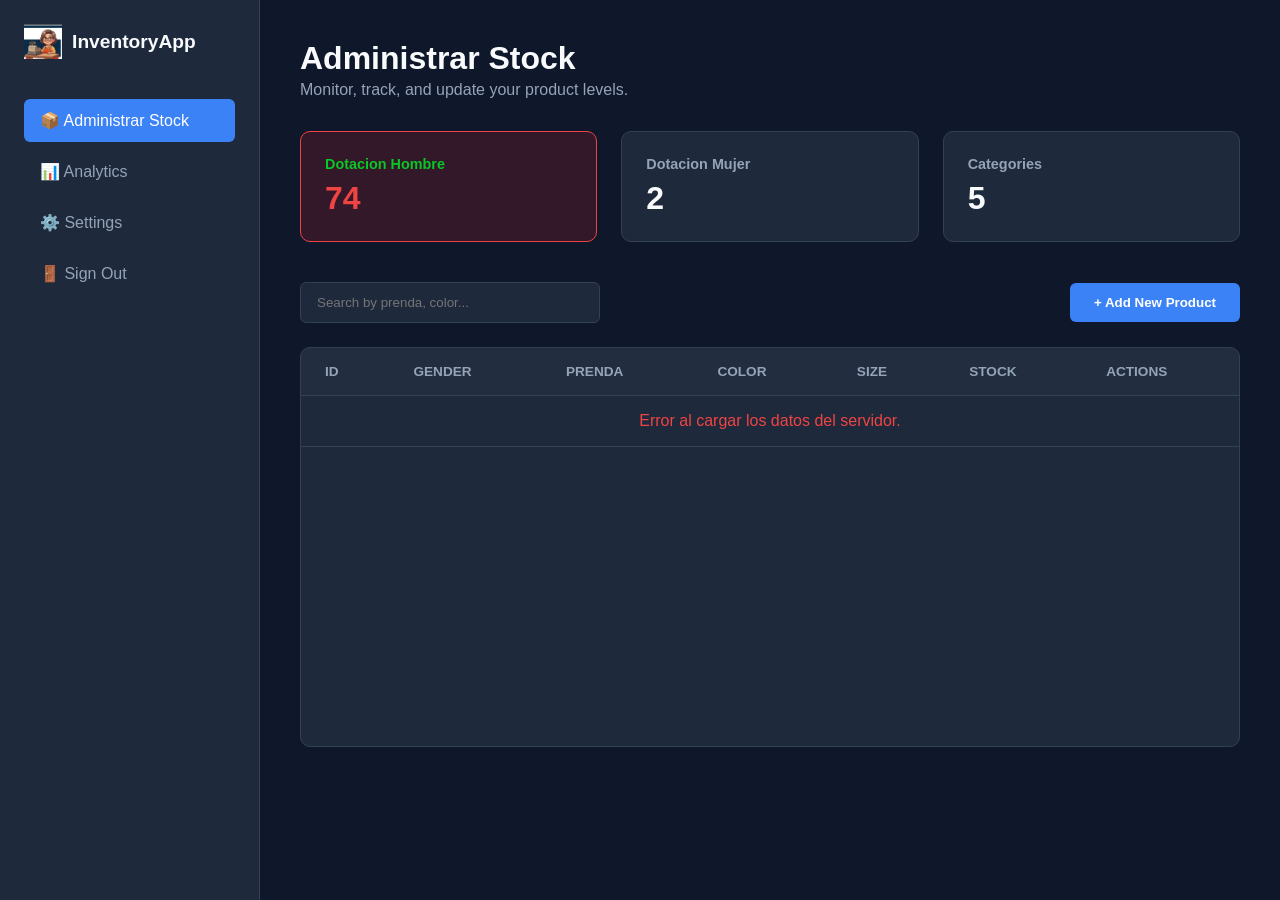
<file: dashboard.html>
<!DOCTYPE html>
<html lang="es">
<head>
    <meta charset="UTF-8">
    <meta name="viewport" content="width=device-width, initial-scale=1.0">
    <title>Inventory Management Dashboard</title>
    <link rel="stylesheet" href="Css/dashboard.css">
</head>
<body>
    <div class="dashboard-container">
        <!-- Barra Lateral / Navegación -->
        <aside class="sidebar">
            <div class="sidebar-logo">
                <img src="./Pictures/082459.png" alt="Logo">
                <span>InventoryApp</span>
            </div>
            <nav class="sidebar-menu">
                <a href="#" class="active">📦 Administrar Stock</a>
                <a href="#">📊 Analytics</a>
                <a href="#">⚙️ Settings</a>
                <a href="index.html" class="logout-link">🚪 Sign Out</a>
            </nav>
        </aside>

        <!-- Contenido Principal -->
        <main class="main-content">
            <header class="content-header">
                <h1>Administrar Stock</h1>
                <p>Monitor, track, and update your product levels.</p>
            </header>
            <!-- Tarjetas de Resumen (KPIs) -->
            <section class="stats-grid">
                <div class="stat-card" id="btnDotacionHombre">
                    <h3>Dotacion Hombre</h3>
                    <p class="stat-number">74</p>
                </div>
                <div class="stat-card" id="btnDotacionMujer">
                    <h3>Dotacion Mujer</h3>
                    <p class="stat-number">2</p>
                </div>
                <div class="stat-card">
                    <h3>Categories</h3>
                    <p class="stat-number">5</p>
                </div>
            </section>
            <!-- Barra de Herramientas -->
            <div class="table-tools">
                <div class="search-box">
                    <input type="text" placeholder="Search by prenda, color..." id="searchInput">
                </div>
                <button class="btn-primary" onclick="toggleModal()">+ Add New Product</button>
            </div>

            <!-- Tabla de Datos (Basada en tu Postgres) -->
            <div class="table-container">
                <table class="inventory-table">
                    <thead>
                        <tr>
                            <th>ID</th>
                            <th>Gender</th>
                            <th>Prenda</th>
                            <th>Color</th>
                            <th>Size</th>
                            <th>Stock</th>
                            <th>Actions</th>
                        </tr>
                    </thead>
                    <tbody>
                        <!-- <tr>
                            <td>#1</td>
                            <td><span class="badge male">Male</span></td>
                            <td><strong>Polo Shirt</strong></td>
                            <td>Orange</td>
                            <td>S</td>
                            <td><span class="stock-status in-stock">15 units</span></td>
                            <td><button class="btn-action">Edit</button></td>
                        </tr>
                        <tr>
                            <td>#2</td>
                            <td><span class="badge male">Male</span></td>
                            <td><strong>Polo Shirt</strong></td>
                            <td>Orange</td>
                            <td>M</td>
                            <td><span class="stock-status out-of-stock">0 units</span></td>
                            <td><button class="btn-action">Edit</button></td>
                        </tr>
                        <tr>
                            <td>#3</td>
                            <td><span class="badge female">Female</span></td>
                            <td><strong>Boots</strong></td>
                            <td>N/A</td>
                            <td>34</td>
                            <td><span class="stock-status in-stock">5 units</span></td>
                            <td><button class="btn-action">Edit</button></td>
                        </tr> -->
                    </tbody>
                </table>
            </div>
        </main>
    </div>
    

  <!-- <script src="Js/main.js"></script> -->
  <script type="module" src="Js/main.js"></script>
  
    <!-- Modal de Edición -->
<div id="editModal" class="modal-overlay" style="display: none;">
    <div class="modal-content">
        <h2>Editar Producto</h2>
        <form id="editForm" onsubmit="guardarEdicion(event)">
            <input type="hidden" id="editId">
            
            <div class="form-group">
                <label>Prenda</label>
                <input type="text" id="editType" required disabled>
            </div>
            
            <div class="form-group">
                <label>Color</label>
                <input type="text" id="editColor" required disabled>
            </div>
            
            <div class="form-group">
                <label>Talla (Size)</label>
                <input type="text" id="editSize" required disabled>
            </div>
            
            <div class="form-group">
                <label>Stock (Cantidad)</label>
                <input type="number" id="editQuantity" required>
            </div>

            <div class="modal-actions">
                <button type="button" class="btn-secondary" onclick="cerrarModal()">Cancelar</button>
                <button type="submit" class="btn-primary">Guardar Cambios</button>
            </div>
        </form>
    </div>
</div>
</body>
</html>
</file>
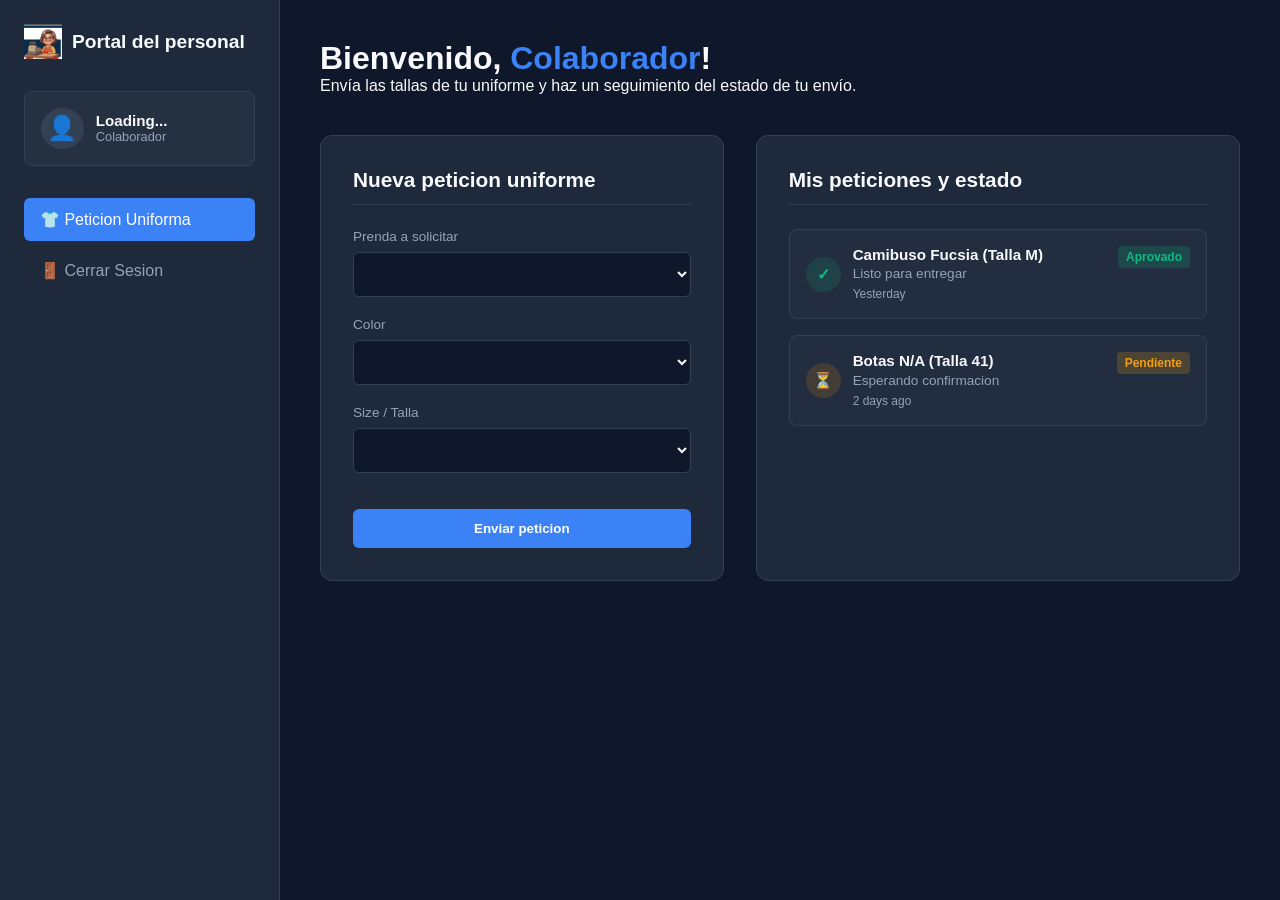
<file: user-portal.html>
<!DOCTYPE html>
<html lang="en" translate="no">
<head>
    <meta charset="UTF-8">
    <meta name="viewport" content="width=device-width, initial-scale=1.0">
    <title>Portal Colaborador - Peticion par Dotacion</title>
    <link rel="stylesheet" href="Css/user-portal.css">
</head>
<body>
    <div class="portal-container">
        <!-- Barra Lateral de Usuario -->
        <aside class="sidebar">
            <div class="sidebar-logo">
                <img src="./Pictures/082459.png" alt="Logo">
                <span>Portal del personal</span>
            </div>
            <!-- Nombre del Usuario Logueado Dinámico -->
            <div class="user-profile">
                <div class="user-avatar">👤</div>
                <div class="user-info">
                    <h4 id="userNameDisplay">Loading...</h4>
                    <p>Colaborador</p>
                </div>
            </div>
            <nav class="sidebar-menu">
                <a href="#" class="active">👕 Peticion Uniforma</a>
                <a href="index.html" class="logout-link">🚪 Cerrar Sesion</a>
            </nav>
        </aside>

        <!-- Contenido Principal -->
        <main class="main-content">
            <header class="content-header">
                <!-- Saludo con el nombre dinámico -->
                <h1>Bienvenido, <span id="userGreeting">Colaborador</span>!</h1>
               <p>Envía las tallas de tu uniforme y haz un seguimiento del estado de tu envío.</p>
            </header>

            <div class="portal-grid">
                <!-- Formulario de Solicitud (Izquierda) -->
                <section class="portal-card">
                    <h2>Nueva peticion uniforme</h2>
                    <form id="requestForm">
                        <div class="input-group">
                            <label for="uniformType">Prenda a solicitar</label>
                         <select id="uniformType" required>   
                         </select>
                        </div>

                        <div class="input-group">
                            <label for="uniformColor">Color</label>
                            <select id="uniformColor" required>  
                            </select>
                        </div>

                        <div class="input-group">
                            <label for="uniformSize">Size / Talla</label>
                            <select id="uniformSize" required> 
                            </select>
                        </div>

                        <button type="submit" class="btn-primary">Enviar peticion</button>
                    </form>
                </section>

                <!-- Historial de Solicitudes y Notificaciones (Derecha) -->
                <section class="portal-card">
                    <h2>Mis peticiones y estado</h2>
                    <div class="notifications-list">
                        <!-- Ejemplo Notificación 1 -->
                        <div class="notification-item">
                            <div class="notif-icon success">✓</div>
                            <div class="notif-details">
                                <h4>Camibuso Fucsia (Talla M)</h4>
                                <p>Listo para entregar</p>
                                <span class="notif-time">Yesterday</span>
                            </div>
                            <span class="status-badge approved">Aprovado</span>
                        </div>

                        <!-- Ejemplo Notificación 2 -->
                        <div class="notification-item">
                            <div class="notif-icon pending">⏳</div>
                            <div class="notif-details">
                                <h4>Botas N/A (Talla 41)</h4>
                                <p>Esperando confirmacion</p>
                                <span class="notif-time">2 days ago</span>
                            </div>
                            <span class="status-badge pending">Pendiente</span>
                        </div>
                    </div>
                </section>
            </div>
        </main>
    </div>

    <script src="Js/main.js"></script>
    <script src="Js/requestEquipment.js"></script>
</body>
</html>
</file>
<file: Css/dashboard.css>
:root {
    --bg-color: #0f172a;
    --card-bg: #1e293b;
    --text-main: #f8fafc;
    --text-muted: #94a3b8;
    --primary: #3b82f6;
    --primary-hover: #2563eb;
    --error: #ef4444;
    --success: #10b981;
    --border: #334155;
}

* {
    box-sizing: border-box;
    margin: 0;
    padding: 0;
    font-family: 'Segoe UI', Tahoma, Geneva, Verdana, sans-serif;
}

body {
    background-color: var(--bg-color);
    color: var(--text-main);
    overflow-x: hidden;
}

.dashboard-container {
    display: flex;
    min-height: 100vh;
}

/* --- Barra Lateral --- */
.sidebar {
    width: 260px;
    background-color: var(--card-bg);
    border-right: 1px solid var(--border);
    padding: 1.5rem;
    display: flex;
    flex-direction: column;
}

.sidebar-logo {
    display: flex;
    align-items: center;
    gap: 10px;
    font-size: 1.2rem;
    font-weight: bold;
    margin-bottom: 2.5rem;
}

.sidebar-logo img {
    height: 35px;
    width: auto;
    object-fit: contain;
}

.sidebar-menu {
    display: flex;
    flex-direction: column;
    gap: 0.5rem;
}

.sidebar-menu a {
    color: var(--text-muted);
    text-decoration: none;
    padding: 0.75rem 1rem;
    border-radius: 6px;
    transition: all 0.2s;
}

.sidebar-menu a:hover, .sidebar-menu a.active {
    background-color: var(--primary);
    color: white;
}

.sidebar-menu .logout-link:hover {
    background-color: var(--error);
}

/* --- Contenido Principal --- */
.main-content {
    flex: 1;
    padding: 2.5rem;
    background-color: var(--bg-color);
}

.content-header {
    margin-bottom: 2rem;
}

.content-header h1 {
    font-size: 2rem;
    margin-bottom: 0.25rem;
}

.content-header p {
    color: var(--text-muted);
}

/* --- Grid de Estadísticas --- */
.stats-grid {
    display: grid;
    grid-template-columns: repeat(auto-fit, minmax(200px, 1fr));
    gap: 1.5rem;
    margin-bottom: 2.5rem;
}

.stat-card {
    background-color: var(--card-bg);
    padding: 1.5rem;
    border-radius: 10px;
    border: 1px solid var(--border);
}

.stat-card h3 {
    font-size: 0.9rem;
    color: var(--text-muted);
    margin-bottom: 0.5rem;
}

.stat-card .stat-number {
    font-size: 2rem;
    font-weight: bold;
}

.stat-card.alert .stat-number {
    color: var(--error);
}

/* --- Herramientas y Filtros --- */
.table-tools {
    display: flex;
    justify-content: space-between;
    align-items: center;
    margin-bottom: 1.5rem;
    gap: 1rem;
}

.search-box input {
    background-color: var(--card-bg);
    border: 1px solid var(--border);
    padding: 0.75rem 1rem;
    border-radius: 6px;
    color: white;
    width: 300px;
}

.btn-primary {
    background-color: var(--primary);
    color: white;
    border: none;
    padding: 0.75rem 1.5rem;
    border-radius: 6px;
    font-weight: 600;
    cursor: pointer;
}

.btn-primary:hover {
    background-color: var(--primary-hover);
}

/* --- Tabla de Inventario --- */
.table-container {
    background-color: var(--card-bg);
    border-radius: 10px;
    border: 1px solid var(--border);
    overflow-x: auto;
    min-height: 400px;
}

.inventory-table {
    width: 100%;
    border-collapse: collapse;
    text-align: left;
}

.inventory-table th, .inventory-table td {
    padding: 1rem 1.5rem;
    border-bottom: 1px solid var(--border);
}

.inventory-table th {
    background-color: rgba(255, 255, 255, 0.02);
    color: var(--text-muted);
    font-size: 0.85rem;
    text-transform: uppercase;
}

/* Badges y Estados */
.badge {
    padding: 0.25rem 0.5rem;
    border-radius: 4px;
    font-size: 0.8rem;
    font-weight: 600;
}

.badge.male { background-color: rgba(59, 130, 246, 0.2); color: #60a5fa; }
.badge.female { background-color: rgba(236, 72, 153, 0.2); color: #f472b6; }

.stock-status {
    font-weight: 600;
}

.stock-status.in-stock { color: var(--success); }
.stock-status.out-of-stock { color: var(--error); }

.btn-action {
    background: transparent;
    border: 1px solid var(--border);
    color: var(--text-main);
    padding: 0.4rem 0.8rem;
    border-radius: 4px;
    cursor: pointer;
}

.btn-action:hover {
    background-color: rgba(255, 255, 255, 0.05);
}


/* Estilo cuando la tarjeta está activa o en esa vista */
.stat-card.alert, 
.stat-card.active {
    background-color: rgba(248, 30, 30, 0.15); /* Usa tu color --error con opacidad */
    border-color: var(--error);                /* Utiliza la variable de error */
}

/* Asegura que los textos dentro de la tarjeta activa se vean bien */
.stat-card.alert h3, 
.stat-card.active h3 {
    color: #0ac726; /* Un rojo claro suave para el título */
}

.stat-card.alert .stat-number, 
.stat-card.active .stat-number {
    color: var(--error); /* Mantiene el número en rojo brillante de alerta */
}




/* --- Estilos del Modal --- */
.modal-overlay {
    position: fixed;
    top: 0;
    left: 0;
    width: 100%;
    height: 100%;
    background-color: rgba(15, 15, 20, 0.75);
    backdrop-filter: blur(4px);
    display: flex;
    justify-content: center;
    align-items: center;
    z-index: 1000;
}

.modal-content {
    background-color: var(--card-bg);
    border: 1px solid var(--border);
    padding: 2rem;
    border-radius: 10px;
    width: 100%;
    max-width: 420px;
    box-shadow: 0 10px 25px rgba(0, 0, 0, 0.5);
}

.modal-content h2 {
    margin-bottom: 1.5rem;
    font-size: 1.5rem;
    color: var(--text-main);
}

.form-group {
    margin-bottom: 1.2rem;
    display: flex;
    flex-direction: column;
    gap: 0.4rem;
}

.form-group label {
    font-size: 0.85rem;
    color: var(--text-muted);
    text-transform: uppercase;
    font-weight: 600;
}

.form-group input {
    background-color: var(--bg-color);
    border: 1px solid var(--border);
    padding: 0.75rem 1rem;
    border-radius: 6px;
    color: white;
    font-size: 0.95rem;
    width: 100%;
}

.form-group input:focus {
    border-color: var(--primary);
    outline: none;
}

.modal-actions {
    display: flex;
    justify-content: flex-end;
    gap: 1rem;
    margin-top: 2rem;
}

.btn-secondary {
    background: transparent;
    border: 1px solid var(--border);
    color: var(--text-main);
    padding: 0.75rem 1.25rem;
    border-radius: 6px;
    font-weight: 600;
    cursor: pointer;
    transition: background 0.2s;
}

.btn-secondary:hover {
    background-color: rgba(255, 255, 255, 0.05);
}
</file>
<file: Css/user-portal.css>
:root {
    --bg-color: #0f172a;
    --card-bg: #1e293b;
    --text-main: #f8fafc;
    --text-muted: #94a3b8;
    --primary: #3b82f6;
    --primary-hover: #2563eb;
    --error: #ef4444;
    --success: #10b981;
    --warning: #f59e0b;
    --border: #334155;
}

* {
    box-sizing: border-box;
    margin: 0;
    padding: 0;
    font-family: 'Segoe UI', Tahoma, Geneva, Verdana, sans-serif;
}

body {
    background-color: var(--bg-color);
    color: var(--text-main);
}

.portal-container {
    display: flex;
    min-height: 100vh;
}

/* --- Sidebar Especial con Perfil --- */
.sidebar {
    width: 280px;
    background-color: var(--card-bg);
    border-right: 1px solid var(--border);
    padding: 1.5rem;
    display: flex;
    flex-direction: column;
}

.sidebar-logo {
    display: flex;
    align-items: center;
    gap: 10px;
    font-size: 1.2rem;
    font-weight: bold;
    margin-bottom: 2rem;
}

.sidebar-logo img {
    height: 35px;
}

.user-profile {
    display: flex;
    align-items: center;
    gap: 12px;
    padding: 1rem;
    background-color: rgba(255, 255, 255, 0.03);
    border-radius: 8px;
    margin-bottom: 2rem;
    border: 1px solid var(--border);
}

.user-avatar {
    font-size: 1.5rem;
    background: var(--border);
    padding: 0.4rem;
    border-radius: 50%;
}

.user-info h4 {
    font-size: 0.95rem;
    font-weight: 600;
}

.user-info p {
    font-size: 0.8rem;
    color: var(--text-muted);
}

.sidebar-menu {
    display: flex;
    flex-direction: column;
    gap: 0.5rem;
}

.sidebar-menu a {
    color: var(--text-muted);
    text-decoration: none;
    padding: 0.75rem 1rem;
    border-radius: 6px;
    transition: all 0.2s;
}

.sidebar-menu a:hover, .sidebar-menu a.active {
    background-color: var(--primary);
    color: white;
}

.sidebar-menu .logout-link:hover {
    background-color: var(--error);
}

/* --- Diseño del Contenido --- */
.main-content {
    flex: 1;
    padding: 2.5rem;
}

.content-header {
    margin-bottom: 2.5rem;
}

.content-header h1 span {
    color: var(--primary);
}

.portal-grid {
    display: grid;
    grid-template-columns: 1fr 1.2fr;
    gap: 2rem;
}

.portal-card {
    background-color: var(--card-bg);
    border-radius: 12px;
    border: 1px solid var(--border);
    padding: 2rem;
}

.portal-card h2 {
    font-size: 1.3rem;
    margin-bottom: 1.5rem;
    border-bottom: 1px solid var(--border);
    padding-bottom: 0.75rem;
}

/* Formulario */
.input-group {
    margin-bottom: 1.25rem;
}

.input-group label {
    display: block;
    font-size: 0.85rem;
    color: var(--text-muted);
    margin-bottom: 0.5rem;
}

.input-group select, .input-group input {
    width: 100%;
    padding: 0.75rem;
    background-color: var(--bg-color);
    border: 1px solid var(--border);
    border-radius: 6px;
    color: white;
    font-size: 0.95rem;
}

.btn-primary {
    width: 100%;
    background-color: var(--primary);
    color: white;
    border: none;
    padding: 0.75rem;
    border-radius: 6px;
    font-weight: 600;
    cursor: pointer;
    margin-top: 1rem;
}

/* Lista de Notificaciones */
.notifications-list {
    display: flex;
    flex-direction: column;
    gap: 1rem;
}

.notification-item {
    display: flex;
    align-items: center;
    gap: 12px;
    padding: 1rem;
    background-color: rgba(255, 255, 255, 0.02);
    border: 1px solid var(--border);
    border-radius: 8px;
    position: relative;
}

.notif-icon {
    width: 35px;
    height: 35px;
    border-radius: 50%;
    display: flex;
    align-items: center;
    justify-content: center;
    font-weight: bold;
}

.notif-icon.success { background-color: rgba(16, 185, 129, 0.15); color: var(--success); }
.notif-icon.pending { background-color: rgba(245, 158, 11, 0.15); color: var(--warning); }

.notif-details h4 { font-size: 0.95rem; }
.notif-details p { font-size: 0.85rem; color: var(--text-muted); margin: 0.2rem 0; }
.notif-time { font-size: 0.75rem; color: var(--text-muted); }

.status-badge {
    position: absolute;
    top: 1rem;
    right: 1rem;
    font-size: 0.75rem;
    padding: 0.25rem 0.5rem;
    border-radius: 4px;
    font-weight: bold;
}

.status-badge.approved { background-color: rgba(16, 185, 129, 0.2); color: var(--success); }
.status-badge.pending { background-color: rgba(245, 158, 11, 0.2); color: var(--warning); }
</file>
